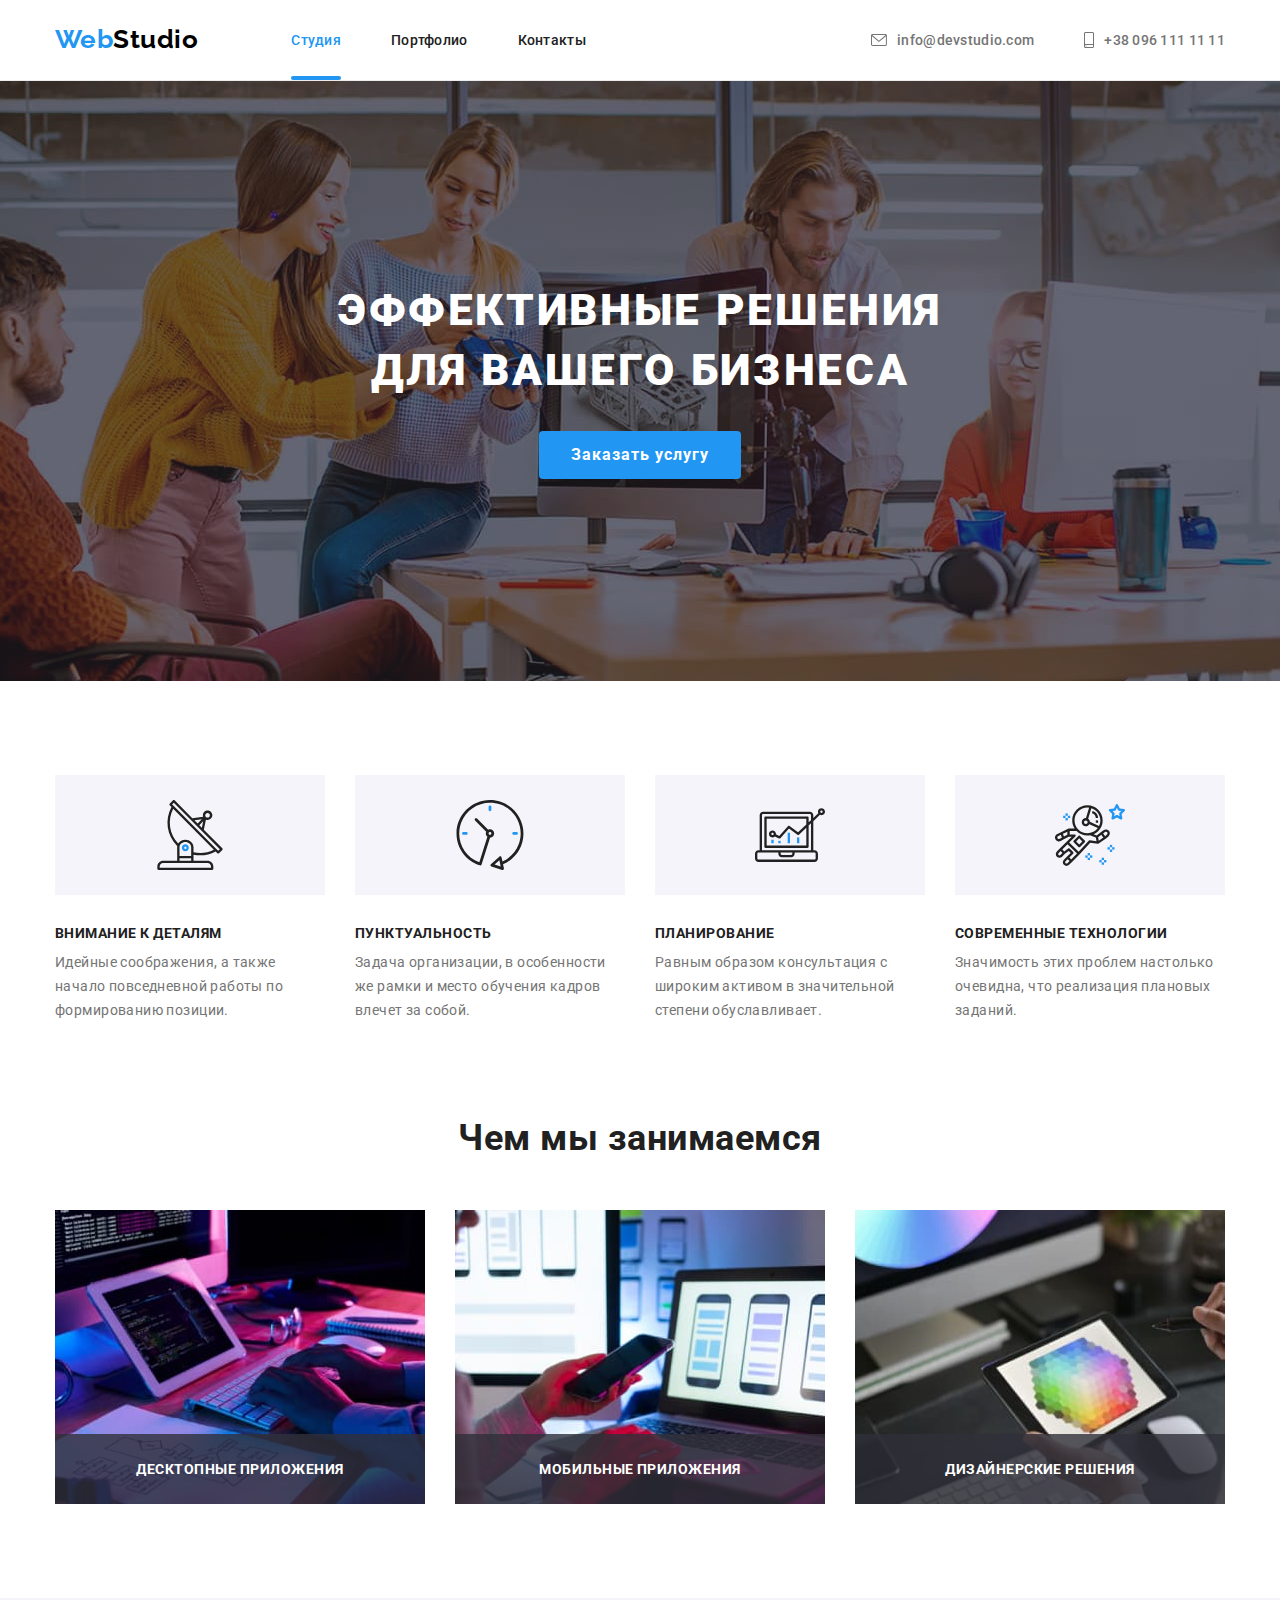
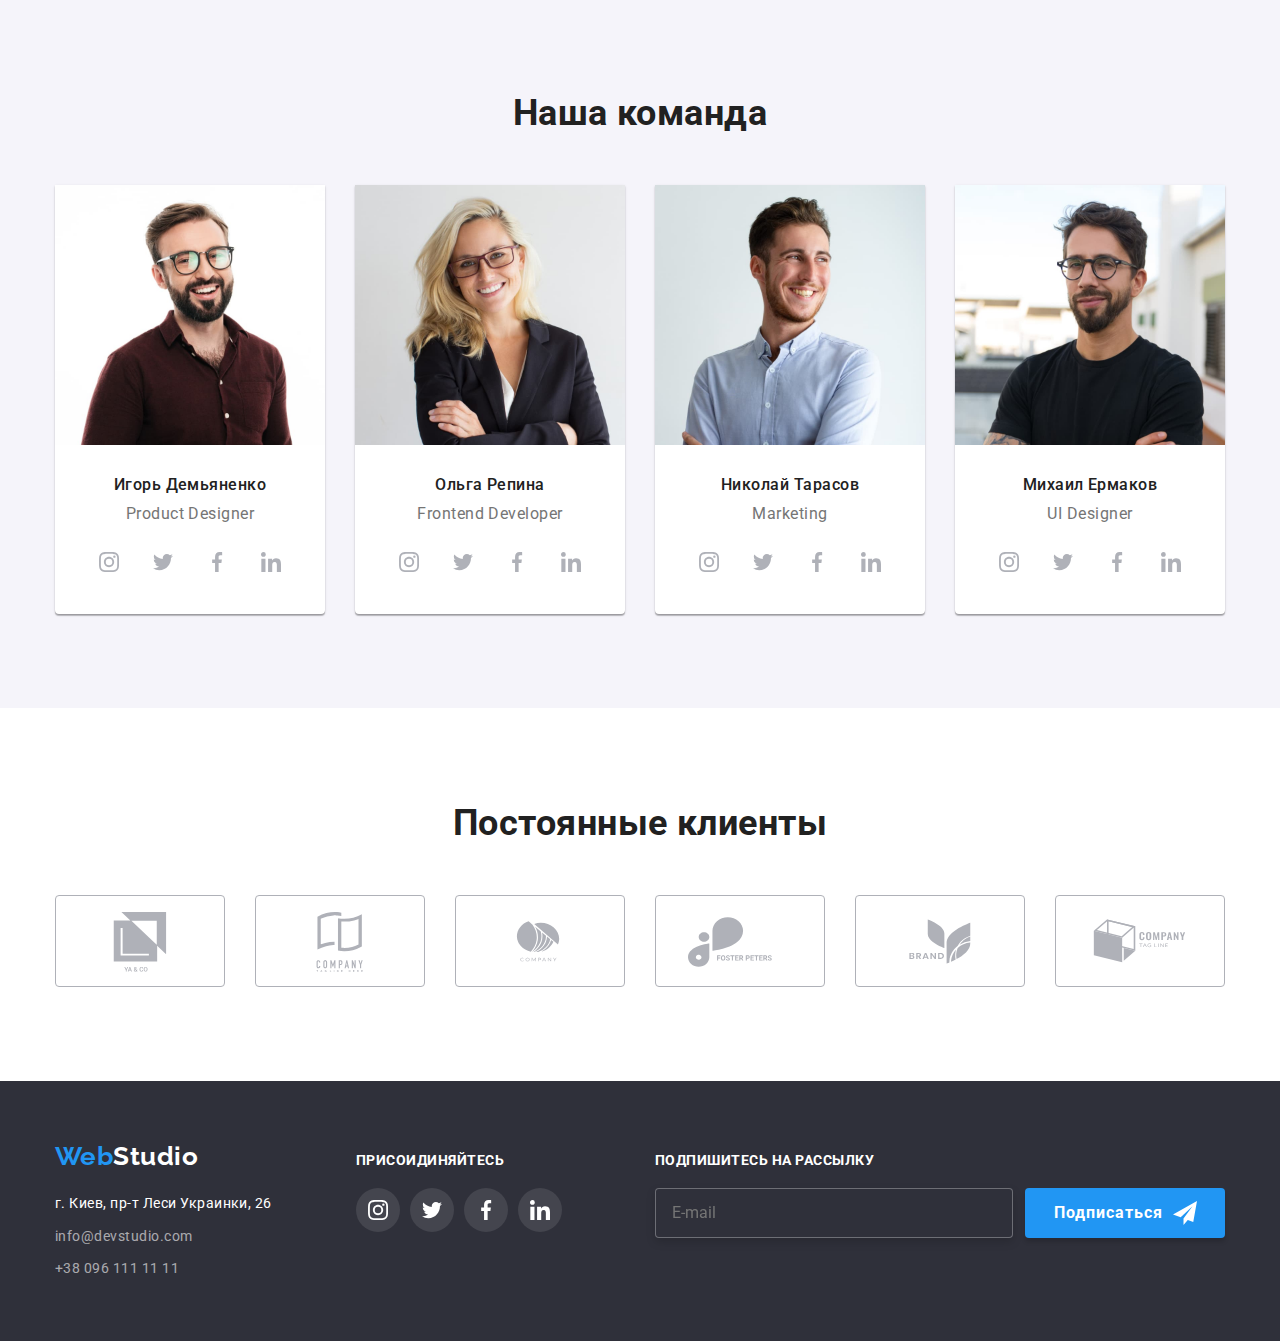
<file: index.html>
<!DOCTYPE html>
<html lang="en">
  <head>
    <meta charset="UTF-8" />
    <meta http-equiv="X-UA-Compatible" content="IE=edge" />
    <meta name="viewport" content="width=device-width, initial-scale=1.0" />
    <title>Devstudio</title>
    <link rel="preconnect" href="https://fonts.googleapis.com" />
    <link rel="preconnect" href="https://fonts.gstatic.com" crossorigin />
    <link
      href="https://fonts.googleapis.com/css2?family=Raleway:wght@700&family=Roboto:wght@400;500;700;900&display=swap"
      rel="stylesheet"
    />
    <link
      rel="stylesheet"
      href="https://cdnjs.cloudflare.com/ajax/libs/modern-normalize/1.1.0/modern-normalize.min.css"
    />
    <link rel="stylesheet" href="./css/style.css" />
  </head>
  <body>
    <!-- HEADER -->
    <header class="header-section">
      <div class="header container">
        <nav class="main-nav">
          <a href="./index.html" class="logo-link"> <span class="accent">Web</span>Studio</a>

          <ul class="site-nav list">
            <li class="item"><a href="./index.html" class="nav link current">Студия</a></li>
            <li class="item"><a href="./portfolio.html" class="nav link">Портфолио</a></li>
            <li class="item"><a href="" class="nav link">Контакты</a></li>
          </ul>
        </nav>
        <ul class="header-contact list">
          <li class="item">
            <a href="mailto:info@devstudio.com" class="contact-link">
              <svg class="header-icon" width="16" height="12">
                <use class="" href="./images/symbol-defs.svg#mail"></use></svg>info@devstudio.com</a>
          </li>
          <li class="item">
            <a href="tel:+380961111111" class="contact-link">
              <svg class="header-icon" width="10" height="16">
                <use class="" href="./images/symbol-defs.svg#icon-smartphone"></use>
              </svg>+38 096 111 11 11</a
            >
          </li>
        </ul>
      </div>
    </header>

    <main>
      <!-- HERO -->
      <section class="hero overlay">
        <div class="container">
          <h1 class="hero-title">Эффективные решения для вашего бизнеса</h1>
          <button data-modal-open type="button" class="hero-button">Заказать услугу</button>
        </div>
      </section>

      <!-- FEATURES -->
      <section class="features section">
        <div class="container">
          <h2 class="visually-hidden">Особености</h2>
          <ul class="features-list list">
            <li class="item icon-antenna">
              <h3 class="features-title">Внимание к деталям</h3>
              <p class="features-description">
                Идейные соображения, а также начало повседневной работы по формированию позиции.
              </p>
            </li>
            <li class="item icon-clock">
              <h3 class="features-title">Пунктуальность</h3>
              <p class="features-description">
                Задача организации, в особенности же рамки и место обучения кадров влечет за собой.
              </p>
            </li>
            <li class="item icon-diagram">
              <h3 class="features-title">Планирование</h3>
              <p class="features-description">
                Равным образом консультация с широким активом в значительной степени обуславливает.
              </p>
            </li>
            <li class="item icon-astronaut">
              <h3 class="features-title">Современные технологии</h3>
              <p class="features-description">
                Значимость этих проблем настолько очевидна, что реализация плановых заданий.
              </p>
            </li>
          </ul>
        </div>
      </section>

      <!-- OUR WORK -->
      <section class="section">
        <div class="our-work container">
          <h2 class="our-work-title">Чем мы занимаемся</h2>
          <ul class="our-work-examples list">
            <li class="item">
              <img src="./images/box1.jpg" alt="печатает на клавиатуре" width="370" height="294" />
              <h3>Десктопные приложения</h3>
            </li>
            <li class="item">
              <img src="./images/box2.jpg" alt="Телефон в руках" width="370" height="294" />
              <h3>Мобильные приложения</h3>
            </li>
            <li class="item">
              <img src="./images/box3.jpg" alt="Палитра на планшете" width="370" height="294" />
              <h3>Дизайнерские решения</h3>
            </li>
          </ul>
        </div>
      </section>

      <!-- OUR TEAM -->
      <section class="section our-team">
        <div class="container">
          <h2 class="our-team-title">Наша команда</h2>
          <ul class="our-team-list list">
            <li class="item">
              <img
                src="./images/igor-demianenko.jpg"
                alt="Игорь Демьяненко"
                width="270"
                height="260"
              />
              <div class="our-team-name-position">
                <h3 class="our-team-name">Игорь Демьяненко</h3>
                <p class="our-team-position">Product Designer</p>
                <ul class="social-links list">
                  <li>
                    <a href="#">
                      <svg width="20" height="20" class="social-link">
                        <use
                          href="./images/symbol-defs.svg#icon-instagram"
                          class="social-link-icon"></use>
                      </svg>
                    </a>
                  </li>
                  <li>
                    <a href="#"
                      ><svg width="20" height="20" class="social-link">
                        <use
                          href="./images/symbol-defs.svg#icon-twitter"
                          class="social-link-icon"
                        ></use></svg></a>
                  </li>
                  <li>
                    <a href="#"
                      ><svg width="20" height="20" class="social-link">
                        <use
                          href="./images/symbol-defs.svg#icon-facebook"
                          class="social-link-icon"
                        ></use></svg></a>
                  </li>
                  <li>
                    <a href="#"
                      ><svg width="20" height="20" class="social-link">
                        <use
                          href="./images/symbol-defs.svg#icon-linkedin"
                          class="social-link-icon"
                        ></use></svg></a>
                  </li>
                </ul>
              </div>
            </li>
            <li class="item">
              <img src="./images/olga-repina.jpg" alt="Ольга Репина" width="270" height="260" />
              <div class="our-team-name-position">
                <h3 class="our-team-name">Ольга Репина</h3>
                <p class="our-team-position">Frontend Developer</p>
                <ul class="social-links list">
                  <li>
                    <a href="#">
                      <svg width="20" height="20" class="social-link">
                        <use
                          href="./images/symbol-defs.svg#icon-instagram"
                          class="social-link-icon"
                        ></use>
                      </svg>
                    </a>
                  </li>
                  <li>
                    <a href="#"
                      ><svg width="20" height="20" class="social-link">
                        <use
                          href="./images/symbol-defs.svg#icon-twitter"
                          class="social-link-icon"
                        ></use></svg></a>
                  </li>
                  <li>
                    <a href="#"
                      ><svg width="20" height="20" class="social-link">
                        <use
                          href="./images/symbol-defs.svg#icon-facebook"
                          class="social-link-icon"
                        ></use></svg></a>
                  </li>
                  <li>
                    <a href="#"
                      ><svg width="20" height="20" class="social-link">
                        <use
                          href="./images/symbol-defs.svg#icon-linkedin"
                          class="social-link-icon"
                        ></use></svg></a>
                  </li>
                </ul>
              </div>
            </li>
            <li class="item">
              <img
                src="./images/nikolay-tarasov.jpg"
                alt="Николай Тарасов"
                width="270"
                height="260"
              />
              <div class="our-team-name-position">
                <h3 class="our-team-name">Николай Тарасов</h3>
                <p class="our-team-position">Marketing</p>
                <ul class="social-links list">
                  <li>
                    <a href="#">
                      <svg width="20" height="20" class="social-link">
                        <use
                          href="./images/symbol-defs.svg#icon-instagram"
                          class="social-link-icon"
                        ></use>
                      </svg>
                    </a>
                  </li>
                  <li>
                    <a href="#"
                      ><svg width="20" height="20" class="social-link">
                        <use
                          href="./images/symbol-defs.svg#icon-twitter"
                          class="social-link-icon"
                        ></use></svg></a>
                  </li>
                  <li>
                    <a href="#"
                      ><svg width="20" height="20" class="social-link">
                        <use
                          href="./images/symbol-defs.svg#icon-facebook"
                          class="social-link-icon"
                        ></use></svg></a>
                  </li>
                  <li>
                    <a href="#"
                      ><svg width="20" height="20" class="social-link">
                        <use
                          href="./images/symbol-defs.svg#icon-linkedin"
                          class="social-link-icon"
                        ></use></svg></a>
                  </li>
                </ul>
              </div>
            </li>
            <li class="item">
              <img
                src="./images/mihail-ermakov.jpg"
                alt="Михаил Ермаков"
                width="270"
                height="260"
              />
              <div class="our-team-name-position">
                <h3 class="our-team-name">Михаил Ермаков</h3>
                <p class="our-team-position">UI Designer</p>
                <ul class="social-links list">
                  <li>
                    <a href="#">
                      <svg width="20" height="20" class="social-link">
                        <use
                          href="./images/symbol-defs.svg#icon-instagram"
                          class="social-link-icon"
                        ></use>
                      </svg>
                    </a>
                  </li>
                  <li>
                    <a href="#"
                      ><svg width="20" height="20" class="social-link">
                        <use
                          href="./images/symbol-defs.svg#icon-twitter"
                          class="social-link-icon"
                        ></use></svg></a>
                  </li>
                  <li>
                    <a href="#"
                      ><svg width="20" height="20" class="social-link">
                        <use
                          href="./images/symbol-defs.svg#icon-facebook"
                          class="social-link-icon"
                        ></use></svg></a>
                  </li>
                  <li>
                    <a href="#"
                      ><svg width="20" height="20" class="social-link">
                        <use
                          href="./images/symbol-defs.svg#icon-linkedin"
                          class="social-link-icon"
                        ></use></svg></a>
                  </li>
                </ul>
              </div>
            </li>
          </ul>
        </div>
      </section>

      <!-- REGULAR CLIENTS -->
      <section class="section regular-clients">
        <div class="container">
          <h2 class="regular-client-title">Постоянные клиенты</h2>
          <ul class="regular-clients-list list">
            <li>
              <a href="https://www.youtube.com/watch?v=8nXqcugV2Y4&t=737s" class="">
                <svg width="106" height="60" class="client">
                  <use href="./images/symbol-defs.svg#icon-client1" class=""></use></svg ></a>
            </li>
            <li>
              <a href=""><svg width="106" height="60" class="client">
                  <use href="./images/symbol-defs.svg#icon-client2" class=""></use></svg></a>
            </li>
            <li>
              <a href=""><svg width="106" height="60" class="client">
                  <use href="./images/symbol-defs.svg#icon-client3" class=""></use></svg></a>
            </li>
            <li>
              <a href=""><svg width="106" height="60" class="client">
                  <use href="./images/symbol-defs.svg#icon-client4" class=""></use></svg></a>
            </li>
            <li>
              <a href=""
                ><svg width="106" height="60" class="client">
                  <use href="./images/symbol-defs.svg#icon-client5" class=""></use></svg></a>
            </li>
            <li>
              <a href=""
                ><svg width="106" height="60" class="client">
                  <use href="./images/symbol-defs.svg#icon-client6" class=""></use></svg></a>
            </li>
          </ul>
        </div>
      </section>

      <!-- FOOTER -->
      <footer class="footer">
        <div class="footer-container container">
          <div class="footer-container1">
            <a href="./index.html" class="footer-logo-link">
              <span class="accent">Web</span>Studio</a>
      
            <address>
              <ul class="address list">
                <li class="item">
                  <a href="https://goo.gl/maps/SLsEW97HyVEE2NXi6" class="adress-google-map" target="_blank"
                    rel="noreferrer nofollow noopener">г. Киев, пр-т Леси Украинки, 26</a>
                </li>
                <li class="item">
                  <a href="mailto:info@devstudio.com" class="address-contact">info@devstudio.com</a>
                </li>
                <li class="item">
                  <a href="tel:+380961111111" class="address-contact">+38 096 111 11 11</a>
                </li>
              </ul>
            </address>
          </div>
          <div class="join">
            <h3 class="join-title">Присоидиняйтесь</h3>
            <ul class="join-social-links list">
              <li>
                <a href="#">
                  <svg width="20" height="20" class="">
                    <use href="./images/symbol-defs.svg#icon-instagram" class=""></use>
                  </svg>
                </a>
              </li>
              <li>
                <a href="#"><svg width="20" height="20" class="">
                    <use href="./images/symbol-defs.svg#icon-twitter" class=""></use>
                  </svg></a>
              </li>
              <li>
                <a href="#">
                  <svg width="20" height="20" class="">
                    <use href="./images/symbol-defs.svg#icon-facebook" class=""></use>
                  </svg></a>
              </li>
              <li>
                <a href="#"><svg width="20" height="20" class="">
                    <use href="./images/symbol-defs.svg#icon-linkedin" class=""></use>
                  </svg></a>
              </li>
            </ul>
          </div>
          <div class="subscribe-container">
            <h3 class="subscribe-title">Подпишитесь на рассылку</h3>
            <form action="">
              <label for="mail"></label>
              <input type="email" name="email" id="email" placeholder="E-mail" class="subscribe-email-input" />
              <button type="submit" class="button-send">Подписаться<svg width="24" height="24" class="">
                  <use href="./images/symbol-defs.svg#icon-send" class=""></use>
                </svg></button>
            </form>
          </div>
        </div>
      </footer>

        <!-- BACKDROP+MODAL -->
        <div class="backdrop is-hidden" data-modal>
          <div class="modal">
              <button data-modal-close class="modal-close">
              <svg width="11" height="11" class="">
              <use href="./images/symbol-defs.svg#icon-vector" class=""></use>
              </svg></button>
              <h3 class="modal-title">Оставьте свои данные, мы вам перезвоним</h3>
              <form class="form">
                    <label class="form-lable">
                    <span class="form-title">Имя</span>
                    <input type="text" name="name" placeholder="" class="form-input" />
                    <svg class="form-icon" width="18" height="18">
                    <use href="./images/symbol-defs.svg#icon-person-black"></use>
                    </svg>
                    </label>
                    
              
                    <label class="form-lable">
                    <span class="form-title">Телефон</span>
                    <input type="tel" name="tel" class="form-input"/>
                    <svg class="form-icon" width="18" height="18">
                      <use href="./images/symbol-defs.svg#icon-phone-black"></use>
                    </svg>
                    </label>
                    
                  
                  
                    <label class="form-lable">
                    <span class="form-title">Почта</span>
                    <input type="email" name="mail" class="form-input"/>
                    <svg class="form-icon" width="18" height="18">
                      <use href="./images/symbol-defs.svg#icon-email-black"></use>
                    </svg>
                    </label>
                    

                  
                  <label class="form-lable">
                    <span class="form-title">Комментарий</span>
                    <textarea class="comment-area form-input" name="comment" placeholder="Введите текст">
                    </textarea>
                  </label>
                  
                  <label class="field">
                  <input type="checkbox" name="checkbox" class="checkbox" />
                  <span class="check-icon"></span>
                  Соглашаюсь с рассылкой и принимаю<a href="" class="agreement-conditions">Условия договора</a>
                  </label>
                
                  <button type="submit" class="send">Отправить</button>
                
              </form>
          </div>
        </div>
    </main>
    <script src="./js/modal.js"></script>
  </body>
</html>
</file>
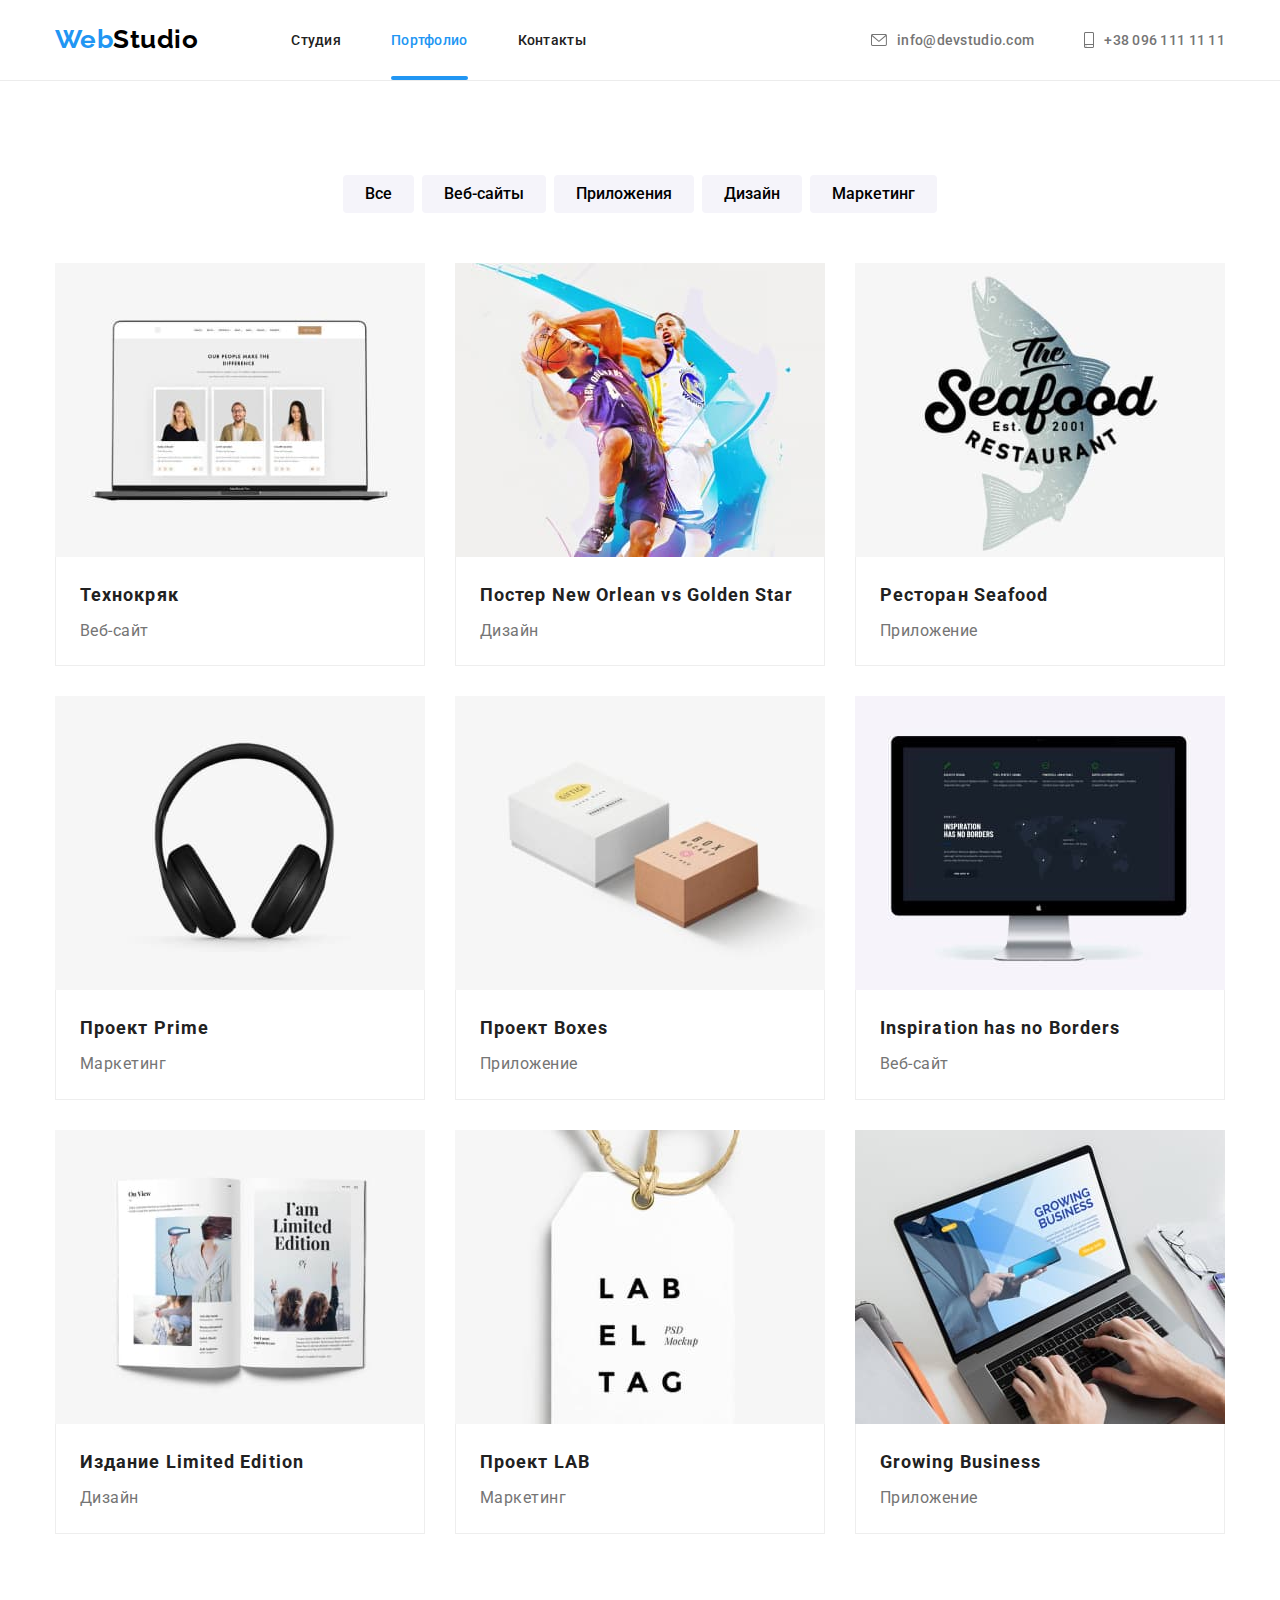
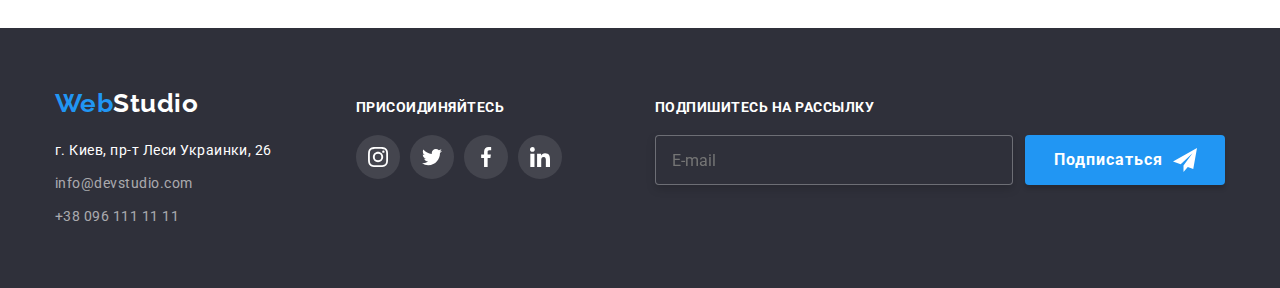
<file: portfolio.html>
<!DOCTYPE html>
<html lang="en">
  <head>
    <meta charset="UTF-8" />
    <meta http-equiv="X-UA-Compatible" content="IE=edge" />
    <meta name="viewport" content="width=device-width, initial-scale=1.0" />
    <title>Portfolio</title>
    <link rel="preconnect" href="https://fonts.googleapis.com" />
    <link rel="preconnect" href="https://fonts.gstatic.com" crossorigin />
    <link
      href="https://fonts.googleapis.com/css2?family=Raleway:wght@700&family=Roboto:wght@400;500;700;900&display=swap"
      rel="stylesheet"
    />
    <link
      rel="stylesheet"
      href="https://cdnjs.cloudflare.com/ajax/libs/modern-normalize/1.1.0/modern-normalize.min.css"
    />
    <link rel="stylesheet" href="./css/style.css" />
  </head>
  <body>
    <!-- Шапка сайта -->
    <header class="header-section">
      <div class="header container">
        <nav class="main-nav">
          <a href="./index.html" class="logo-link"> <span class="accent">Web</span>Studio</a>

          <ul class="site-nav list">
            <li class="item"><a href="./index.html" class="nav link">Студия</a></li>
            <li class="item"><a href="./portfolio.html" class="nav link current">Портфолио</a></li>
            <li class="item"><a href="" class="nav link">Контакты</a></li>
          </ul>
        </nav>
        <ul class="header-contact list">
          <li class="item">
            <a href="mailto:info@devstudio.com" class="contact-link">
              <svg class="header-icon" width="16" height="12">
                <use class="" href="./images/symbol-defs.svg#mail"></use>
              </svg>info@devstudio.com</a>
          </li>
          <li class="item">
            <a href="tel:+380961111111" class="contact-link">
              <svg class="header-icon" width="10" height="16">
                <use class="" href="./images/symbol-defs.svg#icon-smartphone"></use>
              </svg>+38 096 111 11 11</a>
          </li>
        </ul>
      </div>
    </header>

    <main>
      <h1 class="visually-hidden">Портфолио</h1>

      <section class="potrtfolio section container">
        <!-- Фильтры -->
        <ul class="filtr list">
          <li class="item"><button type="button" class="filtr-button">Все</button></li>
          <li class="item"><button type="button" class="filtr-button">Веб-сайты</button></li>
          <li class="item"><button type="button" class="filtr-button">Приложения</button></li>
          <li class="item"><button type="button" class="filtr-button">Дизайн</button></li>
          <li class="item"><button type="button" class="filtr-button">Маркетинг</button></li>
        </ul>

        <!-- Проекты -->
        <ul class="projects list">
          <li>
            <a href="" class="project-link">
              <div class="project-picture">
                <img src="./images/portfolio/technokryak.jpg" alt="laptop with people in monitor" width="370" height="294" />
                <p class="project-overlay">Ресурс предлагает комплексные предложения с разным уровнем функционала и сервисов. Все
                  это
                  позволит посетителю получить
                  исчерпывающие сведения о компании или частном лице.</p>
              </div>
            
              <div class="project-card">
                <h2 class="project-title">Технокряк</h2>
                <p class="project-description">Веб-сайт</p>
              </div>
            </a>
          </li>

          <li><a href="" class="project-link">
            <div class="project-picture">
            <img src="./images/portfolio/poster-new-orlean-vs-golden-star.jpg" alt="basketball" width="370" height="294" />
              <p class="project-overlay">Ресурс предлагает комплексные предложения с разным уровнем функционала и сервисов. Все это
                позволит посетителю получить
                исчерпывающие сведения о компании или частном лице.</p>
            </div>

            <div class="project-card">
              <h2 class="project-title">Постер New Orlean vs Golden Star</h2>
              <p class="project-description">Дизайн</p>
            </div>
            </a>
          </li>

          <li><a href="" class="project-link">
            <div class="project-picture">
            <img src="./images/portfolio/restaurant-seafood.jpg" alt="fish" width="370" height="294" />
              <p class="project-overlay">Ресурс предлагает комплексные предложения с разным уровнем функционала и сервисов. Все это
                позволит посетителю получить
                исчерпывающие сведения о компании или частном лице.</p>
            </div>

            <div class="project-card">
              <h2 class="project-title">Ресторан Seafood</h2>
              <p class="project-description">Приложение</p>
            </div>
            </a>
          </li>

          <li><a href="" class="project-link">
            <div class="project-picture">
            <img src="./images/portfolio/project-prime.jpg" alt="headphones" width="370" height="294" />
            <p class="project-overlay">Ресурс предлагает комплексные предложения с разным уровнем функционала и сервисов. Все это
            позволит посетителю получить
            исчерпывающие сведения о компании или частном лице.</p>
            </div>

            <div class="project-card">
              <h2 class="project-title">Проект Prime</h2>
              <p class="project-description">Маркетинг</p>
            </div>
            </a>
          </li>

          <li><a href="" class="project-link">
            <div class="project-picture">
            <img src="./images/portfolio/project-boxes.jpg" alt="boxes" width="370" height="294" />
            <p class="project-overlay">Ресурс предлагает комплексные предложения с разным уровнем функционала и сервисов. Все это
            позволит посетителю получить
            исчерпывающие сведения о компании или частном лице.</p>
            </div>
            
            <div class="project-card">
              <h2 class="project-title">Проект Boxes</h2>
              <p class="project-description">Приложение</p>
            </div>
            </a>
          </li>

          <li><a href="" class="project-link">
            <div class="project-picture">
            <img src="./images/portfolio/inspiration-has-no-borders.jpg" alt="dekstop monitor" width="370" height="294" />
            <p class="project-overlay">Ресурс предлагает комплексные предложения с разным уровнем функционала и сервисов. Все это
            позволит посетителю получить
            исчерпывающие сведения о компании или частном лице.</p>
            </div>

            <div class="project-card">
              <h2 class="project-title">Inspiration has no Borders</h2>
              <p class="project-description">Веб-сайт</p>
            </div>
            </a>
          </li>

          <li><a href="" class="project-link">
          <div class="project-picture">
          <img src="./images/portfolio/publication-limited-edition.jpg" alt="magazine" width="370" height="294" />
            <p class="project-overlay">Ресурс предлагает комплексные предложения с разным уровнем функционала и сервисов. Все это
              позволит посетителю получить
              исчерпывающие сведения о компании или частном лице.</p>
          </div>

            <div class="project-card">
              <h2 class="project-title">Издание Limited Edition</h2>
              <p class="project-description">Дизайн</p>
            </div>
            </a>
          </li>

          <li><a href="" class="project-link">
            <div class="project-picture">
            <img src="./images/portfolio/project-lab.jpg" alt="label tag" width="370" height="294" />
            <p class="project-overlay">Ресурс предлагает комплексные предложения с разным уровнем функционала и сервисов. Все это
            позволит посетителю получить
            исчерпывающие сведения о компании или частном лице.</p>
            </div>

            <div class="project-card">
              <h2 class="project-title">Проект LAB</h2>
              <p class="project-description">Маркетинг</p>
            </div>
            </a>
          </li>

          <li><a href="" class="project-link">
          <div class="project-picture">
            <img src="./images/portfolio/growing-business.jpg" alt="laptop" width="370" height="294" />
            <p class="project-overlay">Ресурс предлагает комплексные предложения с разным уровнем функционала и сервисов. Все это
            позволит посетителю получить
            исчерпывающие сведения о компании или частном лице.</p>
          </div>

            <div class="project-card">
              <h2 class="project-title">Growing Business</h2>
              <p class="project-description">Приложение</p>
            </div>
            </a>
          </li>
        </ul>
      </section>
    </main>

    <!-- Подвал -->
      <footer class="footer">
        <div class="footer-container container">
          <div class="footer-container1">
            <a href="./index.html" class="footer-logo-link">
              <span class="accent">Web</span>Studio</a>
      
            <address>
              <ul class="address list">
                <li class="item">
                  <a href="https://goo.gl/maps/SLsEW97HyVEE2NXi6" class="adress-google-map" target="_blank"
                    rel="noreferrer nofollow noopener">г. Киев, пр-т Леси Украинки, 26</a>
                </li>
                <li class="item">
                  <a href="mailto:info@devstudio.com" class="address-contact">info@devstudio.com</a>
                </li>
                <li class="item">
                  <a href="tel:+380961111111" class="address-contact">+38 096 111 11 11</a>
                </li>
              </ul>
            </address>
          </div>
          <div class="join">
            <h3 class="join-title">Присоидиняйтесь</h3>
            <ul class="join-social-links list">
              <li>
                <a href="#">
                  <svg width="20" height="20" class="">
                    <use href="./images/symbol-defs.svg#icon-instagram" class=""></use>
                  </svg>
                </a>
              </li>
              <li>
                <a href="#"><svg width="20" height="20" class="">
                    <use href="./images/symbol-defs.svg#icon-twitter" class=""></use>
                  </svg></a>
              </li>
              <li>
                <a href="#">
                  <svg width="20" height="20" class="">
                    <use href="./images/symbol-defs.svg#icon-facebook" class=""></use>
                  </svg></a>
              </li>
              <li>
                <a href="#"><svg width="20" height="20" class="">
                    <use href="./images/symbol-defs.svg#icon-linkedin" class=""></use>
                  </svg></a>
              </li>
            </ul>
          </div>
          <div class="subscribe-container">
            <h3 class="subscribe-title">Подпишитесь на рассылку</h3>
            <form action="">
              <label for="mail"></label>
              <input type="email" name="email" id="email" placeholder="E-mail" class="subscribe-email-input" />
              <button type="submit" class="button-send">Подписаться<svg width="24" height="24" class="">
                  <use href="./images/symbol-defs.svg#icon-send" class=""></use>
                </svg></button>
            </form>
          </div>
        </div>
      </footer>
  </body>
</html>
</file>
<file: css/style.css>
/* Переменные*/

:root {
  --accent-color: #2196f3;
  --primary-white-color: #ffffff;
  --title-text-color: #212121;
  --text-color: #757575;
  --icon-grey: #afb1b8;
}

body {
  background-color: var(--primary-white-color);

  color: #212121;
  font-family: Roboto, sans-serif;
  font-style: normal;
  letter-spacing: 0.03em;
}
a {
  text-decoration: none;
}

.list {
  list-style: none;
}

button {
  font-family: 'Roboto';
}

h1,
h2,
h3,
ul,
p {
  margin: 0;
  padding: 0;
}

img {
  display: block;
}

.section {
  padding-bottom: 94px;
}

.container {
  width: 1200px;
  padding-left: 15px;
  padding-right: 15px;
  margin-left: auto;
  margin-right: auto;
}

.visually-hidden {
  position: absolute;
  width: 1px;
  height: 1px;
  margin: -1px;
  border: 0;
  padding: 0;

  white-space: nowrap;
  clip-path: inset(100%);
  clip: rect(0 0 0 0);
  overflow: hidden;
}

/* Шапка сайта*/

.header {
  display: flex;
  align-items: center;
}

.header-section {
  border-bottom: 1px solid #ececec;
}

.main-nav {
  display: flex;
  justify-content: start;
  align-items: center;
}

.logo-link {
  color: #000000;

  font-family: 'Raleway';
  font-weight: 700;
  font-size: 26px;
  line-height: 1.2;
}

.accent {
  color: var(--accent-color);
}

.site-nav {
  display: flex;
  margin-left: 93px;
}

.site-nav li a {
  position: relative;
  padding-top: 32px;
  padding-bottom: 32px;
}

.site-nav .item + .item {
  margin-left: 50px;
}
.site-nav a {
  display: block;
}

.site-nav .link,
.contact-link {
  transition: color 250ms cubic-bezier(0.4, 0, 0.2, 1);
}

.site-nav .link:hover,
.site-nav .link:focus,
.contact-link:hover,
.contact-link:focus {
  color: var(--accent-color);
  fill: var(--accent-color);
  cursor: pointer;
}

.nav {
  color: var(--title-text-color);
  font-weight: 500;
  font-size: 14px;
  line-height: 16px;
  letter-spacing: 0.02em;
}

.current {
  color: var(--accent-color);
}

.current::after {
  position: absolute;
  bottom: 0;
  display: block;

  content: '';
  width: 100%;
  height: 4px;
  background-color: var(--accent-color);
  border-radius: 2px;
}

.header-contact {
  display: flex;
  justify-content: flex-end;
  margin-left: auto;
}

.header-contact .item + .item {
  margin-left: 50px;
}

.contact-link {
  display: flex;
  align-items: center;
  color: var(--text-color);
  font-weight: 500;
  font-size: 14px;
  line-height: 1.15;
  letter-spacing: 0.02em;
}

.header-icon {
  fill: currentColor;
  margin-right: 10px;
}

/*HERO*/

.overlay {
  max-width: 1600px;
  min-height: 600px;
  margin: 0 auto;
  background-color: #c4c4c4;
  background-image: linear-gradient(to right, rgba(47, 48, 58, 0.4), rgba(47, 48, 58, 0.4)),
    url(../images/hero-foto.jpg);
  background-position: center;
  background-size: cover;
}

.hero {
  padding-top: 200px;
  padding-bottom: 200px;
}

.hero-title {
  color: var(--primary-white-color);

  font-weight: 900;
  font-size: 44px;
  line-height: 1.36;
  text-align: center;
  letter-spacing: 0.06em;
  text-transform: uppercase;

  width: 696px;
  margin-left: auto;
  margin-right: auto;
}

.hero-button {
  color: var(--primary-white-color);
  background-color: var(--accent-color);

  font-weight: 700;
  font-size: 16px;
  line-height: 1.8;
  display: flex;
  align-items: center;
  text-align: center;
  letter-spacing: 0.06em;

  padding: 10px 32px;
  margin-left: auto;
  margin-right: auto;
  margin-top: 30px;
  border-radius: 4px;
  border: none;

  transition: background-color 250ms cubic-bezier(0.4, 0, 0.2, 1);
}

.hero-button:hover,
.hero-button:focus {
  background-color: #188ce8;
}

/*Особенности*/

.features {
  padding-top: 94px;
}

.features-list {
  display: flex;
}

.features-list .item::before {
  content: '';
  display: block;
  height: 120px;
  margin-bottom: 30px;
  background-repeat: no-repeat;
  background-position: center;
  background-color: #f5f4fa;
}

.icon-antenna::before {
  background-image: url(../images/css-images/antenna\ 1.svg);
}

.icon-clock::before {
  background-image: url(../images/css-images/clock\ 1.svg);
}

.icon-diagram::before {
  background-image: url(../images/css-images/diagram\ 1.svg);
}

.icon-astronaut::before {
  background-image: url(../images/css-images/astronaut\ 1.svg);
}

.features li h3 {
  margin-bottom: 10px;
}

.features li {
  width: 270px;
}

.features-list .item + .item {
  margin-left: 30px;
}

.features-main-title,
.our-work-title {
  font-weight: 700;
  font-size: 36px;
  line-height: 1.2;
  text-align: center;
}

.features-title {
  font-weight: 700;
  font-size: 14px;
  line-height: 1.15;
  text-transform: uppercase;
}

.features-description {
  font-size: 14px;
  line-height: 1.71;
  color: var(--text-color);
  letter-spacing: 0.03em;
}

/*Чем мы занимаемся*/

.our-work-title {
  margin-bottom: 50px;
}

.our-work-examples {
  display: flex;
}

.our-work-examples .item + .item {
  margin-left: 30px;
}

.our-work-examples .item {
  position: relative;
}

.our-work-examples li h3 {
  position: absolute;
  bottom: 0;

  display: flex;
  justify-content: center;
  align-items: center;

  width: 100%;
  height: 70px;
  background: rgba(47, 48, 58, 0.8);

  font-weight: 700;
  font-size: 14px;
  line-height: 1.15;
  text-transform: uppercase;

  color: var(--primary-white-color);
}

/*Наша команда*/

.our-team-title {
  font-weight: 700;
  font-size: 36px;
  line-height: 1.2;
  text-align: center;

  margin-bottom: 50px;
}

.our-team-list {
  display: flex;
}

.our-team-list .item + .item {
  margin-left: 30px;
}

.our-team {
  background-color: #f5f4fa;
  padding-top: 94px;
}

.our-team-list > li {
  background-color: var(--primary-white-color);
  box-shadow: 0px 1px 3px rgba(0, 0, 0, 0.12), 0px 1px 1px rgba(0, 0, 0, 0.14),
    0px 2px 1px rgba(0, 0, 0, 0.2);
  border-radius: 0px 0px 4px 4px;
}

.our-team-name-position {
  padding-top: 30px;
  padding-bottom: 30px;
}

.our-team-name {
  margin-bottom: 10px;

  text-align: center;
  font-weight: 500;
  font-size: 16px;
  line-height: 1.2;
}

.our-team-position {
  text-align: center;

  font-size: 16px;
  line-height: 1.2;
  color: var(--text-color);
}

.social-links li a {
  display: inline-block;
  padding: 12px;
  fill: var(--icon-grey);
  width: 44px;
  height: 44px;
  border-radius: 50%;

  transition: fill 250ms cubic-bezier(0.4, 0, 0.2, 1);
  transition: background-color 250ms cubic-bezier(0.4, 0, 0.2, 1);
}

.social-links {
  display: flex;
  width: 206px;
  margin-top: 16px;
  margin-left: auto;
  margin-right: auto;
  justify-content: space-between;
}

.social-links li a:hover,
.social-links li a:focus {
  fill: var(--primary-white-color);
  border-radius: 50%;
  background-color: #2196f3;
}

/*REGULAR CLIENTS*/

.regular-clients {
  padding-top: 94px;
}

.regular-client-title {
  font-weight: 700;
  font-size: 36px;
  line-height: 1.2;
  text-align: center;

  margin-bottom: 50px;
}

.regular-clients-list {
  display: flex;
  justify-content: space-between;
}

.regular-clients-list li a {
  display: flex;
  width: 170px;
  height: 92px;
  border: 1px solid var(--icon-grey);
  fill: var(--icon-grey);
  box-sizing: border-box;
  border-radius: 4px;

  transition: fill 250ms cubic-bezier(0.4, 0, 0.2, 1);
  transition: border 250ms cubic-bezier(0.4, 0, 0.2, 1);
}

.regular-clients-list li a:hover,
.regular-clients-list li a:focus {
  border: 1px solid var(--accent-color);
  fill: var(--accent-color);
}

.client {
  display: inline-block;
  margin: 16px 32px;
}

/*PORTFOLIO*/

.potrtfolio {
  padding-top: 94px;
}

.filtr {
  display: flex;
  justify-content: center;
  margin-bottom: 50px;
}

.filtr .item + .item {
  margin-left: 8px;
}

.filtr-button {
  font-weight: 500;
  font-size: 16px;
  line-height: 1.6;
  text-align: center;
  border-radius: 4px;
  border-style: none;
  padding: 6px 22px;
  background-color: #f5f4fa;

  transition: box-shadow 250ms cubic-bezier(0.4, 0, 0.2, 1),
    color 250ms cubic-bezier(0.4, 0, 0.2, 1),
     background-color 250ms cubic-bezier(0.4, 0, 0.2, 1);
}

.filtr-button:hover,
.filtr-button:focus {
  color: var(--primary-white-color);
  background-color: var(--accent-color);
  cursor: pointer;
  box-shadow: 0px 3px 1px rgba(0, 0, 0, 0.1), 0px 1px 2px rgba(0, 0, 0, 0.08),
    0px 2px 2px rgba(0, 0, 0, 0.12);
}

.projects {
  display: flex;
  flex-wrap: wrap;
  margin: -15px;
}

.projects li {
  margin: 15px;
  width: 370px;
  box-sizing: border-box;
}

.project-link {
  display: flex;
  flex-direction: column;
}

.project-link:hover,
.project-link:focus {
  box-shadow: 0px 1px 1px rgba(0, 0, 0, 0.12), 0px 4px 4px rgba(0, 0, 0, 0.06),
    1px 4px 6px rgba(0, 0, 0, 0.16);
  cursor: pointer;
}

.project-card {
  padding: 20px 24px;
  border: 1px solid #eeeeee;
  border-top: none;
}

.project-title {
  color: var(--title-text-color);
  font-weight: 700;
  font-size: 18px;
  line-height: 2;
  letter-spacing: 0.06em;
  text-align: left;

  margin-bottom: 4px;
}

.project-description {
  font-size: 16px;
  line-height: 1.8;
  color: var(--text-color);
}

.project-picture {
  position: relative;
  overflow: hidden;

  display: flex;
}

.project-link:hover .project-overlay {
  transform: translatey(0);
}

.project-overlay {
  position: absolute;

  top: 0;
  right: 0;

  transform: translatey(100%);
  transition: transform 250ms cubic-bezier(0.4, 0, 0.2, 1);

  padding: 63px 24px;
  font-weight: 400;
  font-size: 18px;
  line-height: 1.56;
  letter-spacing: 0.03em;

  color: var(--primary-white-color);
  background: rgba(33, 150, 243, 0.9);
}

/*FOOTER*/

.footer {
  background-color: #2f303a;

  padding-top: 60px;
  padding-bottom: 60px;
}

.footer-logo-link {
  color: var(--primary-white-color);
  font-family: 'Raleway';
  font-weight: 700;
  font-size: 26px;
  line-height: 31px;

  display: inline-block;
  margin-bottom: 20px;
}
.address {
  width: 231px;
}

.adress-google-map {
  color: var(--primary-white-color);
  font-style: normal;
  font-size: 14px;
  line-height: 1.7;
}

.address .item + .item {
  margin-top: 9px;
}

.address li:nth-child(n + 2) {
  width: 140px;
}

.address-contact {
  display: block;
  color: var(--text-color);
  font-style: normal;
  font-size: 14px;
  line-height: 1.7;
  color: rgba(255, 255, 255, 0.6);

  transition: color 250ms cubic-bezier(0.4, 0, 0.2, 1);
}

.address-contact:hover,
.address-contact:focus {
  color: var(--accent-color);
}

.footer-container {
  display: flex;
  align-items: baseline;
}

.join {
  margin-left: 70px;
}

.join-title,
.subscribe-title {
  margin-bottom: 20px;

  color: var(--primary-white-color);

  font-weight: 700;
  font-size: 14px;
  line-height: 1.15;
  text-transform: uppercase;
}

.join-social-links {
  display: flex;
  width: 206px;
  margin-left: auto;
  margin-right: auto;

  justify-content: space-between;
}

.join-social-links li {
  width: 44px;
  height: 44px;
}

.join-social-links li a {
  width: 100%;
  height: 100%;
  display: flex;
  justify-content: center;
  align-items: center;
  border-radius: 50%;
  background: rgba(255, 255, 255, 0.1);
  fill: var(--primary-white-color);

  transition: background-color 250ms cubic-bezier(0.4, 0, 0.2, 1);
}

.join-social-links li a:hover,
.join-social-links li a:focus {
  background-color: #2196f3;
}

.subscribe-container {
  margin-left: 93px;
}

.subscribe-container form {
  display: flex;


}

.subscribe-container form input {
  width: 358px;
  height: 50px;
  border: 1px solid rgba(255, 255, 255, 0.3);
  filter: drop-shadow(0px 4px 4px rgba(0, 0, 0, 0.15));
  border-radius: 4px;
  background-color: #2F303A;
  padding-left: 16px;
  color: var(--primary-white-color);
}

.subscribe-email-input:hover,
.subscribe-email-input:focus {
  border: 1px solid var(--accent-color);
  outline: none;
}



.subscribe-container form button {
  display: flex;
  align-items: center;
  margin-left: 12px;

  width: 200px;
  height: 50px;
  background-color: var(--accent-color);
  box-shadow: 0px 4px 4px rgba(0, 0, 0, 0.15);
  border-radius: 4px;
  border: none;

  font-weight: 700;
  font-size: 16px;
  line-height: 1.88;
  letter-spacing: 0.06em;
  color: var(--primary-white-color);
  text-align: left;
  padding-left: 29px;
}

.button-send:hover,
.button-send:focus {
  background-color: #188ce8;
  ;
}

.subscribe-container form button svg {
  margin-left: 10px;
}


/* BACKDROP+MODAL */

.backdrop {
  position: fixed;
  top: 0;
  left: 0;
  width: 100%;
  height: 100%;

  opacity: 1;
  transition: opacity 1000ms, visibility 1000ms;

  background: rgba(0, 0, 0, 0.2);
}

.is-hidden {
  visibility: hidden;
  opacity: 0;
  pointer-events: none;
}

.backdrop.is-hidden .modal {
  transform: translate(-50%, -50%) scale(1.2);
}

.backdrop .modal {
  position: absolute;

  top: 50%;
  left: 50%;
  transform: translate(-50%, -50%) scale(1);

  transition: transform 250ms;

  width: 528px;
  height: 581px;

  background-color: var(--primary-white-color);
  box-shadow: 0px 1px 3px rgba(0, 0, 0, 0.12), 0px 1px 1px rgba(0, 0, 0, 0.14),
    0px 2px 1px rgba(0, 0, 0, 0.2);
  border-radius: 4px;
}


.modal-close {
  position: absolute;

  transition: fill 250ms cubic-bezier(0.4, 0, 0.2, 1);

  top: 8px;
  right: 8px;

  display: flex;
  justify-content: center;
  align-items: center;
  padding-left: 7px;
  padding-top: 2px;

  width: 30px;
  height: 30px;

  background-color: var(--primary-white-color);
  border: 1px solid rgba(0, 0, 0, 0.1);
  border-radius: 50%;
}

.modal-close:hover,
.modal-close:focus {
  fill: var(--accent-color);


}

.modal-title {
margin-bottom: 12px;
  
}

  /* FORM */

.modal {
  display: flex;
  flex-direction: column;
  align-items: center;
  padding: 40px;
}

.form-lable {
  position: relative;

  display: flex;
  flex-direction: column;

  color: var(--text-color);
}



form .form-lable + .form-lable {
  margin-top: 10px;
}

.form-title {
  display: block;
  margin-bottom: 4px;

  font-family: 'Roboto';
  font-style: normal;
  font-weight: 400;
  font-size: 12px;
  line-height: 14px;

  letter-spacing: 0.01em;
}

.form-input {

  display: flex;
  flex-direction: column;
  width: 448px;
  height: 40px;

  padding-left: 40px;

  border: 1px solid rgba(33, 33, 33, 0.2);
  border-radius: 4px;

  transition: border 250ms cubic-bezier(0.4, 0, 0.2, 1);
  outline: none;
}

.form-icon {
  position: absolute;
  
  top: 30px;
  left: 12px;

  transition: fill 250ms cubic-bezier(0.4, 0, 0.2, 1);
}

.form-input:hover,
.form-input:focus {
  border-color: var(--accent-color);
}

.form-input:hover + .form-icon,
.form-input:focus + .form-icon{
  fill: var(--accent-color);
}

.comment {
  
  width: 448px;

  font-family: 'Roboto';
  font-style: normal;
  font-weight: 400;
  font-size: 12px;
  line-height: 14px;
  letter-spacing: 0.01em;
  color: var(--text-color);
}

.comment-area {
  resize: none;
  padding: 12px 16px;

  height: 120px;

  font-family: 'Roboto';
  font-style: normal;
  font-weight: 400;
  font-size: 12px;
  line-height: 14px;
  letter-spacing: 0.01em;
}

.checkbox {
    position: absolute;
      width: 1px;
      height: 1px;
      margin: -1px;
      border: 0;
      padding: 0;
      clip: rect(0 0 0 0);
      overflow: hidden;
}

.check-icon {
  display: inline-block;

  width: 16px;
  height: 15px;
  margin-right: 8px;

  border: 2px solid #2a2a2a;
  border-radius: 2px;

  transition: background-color 250ms cubic-bezier(0.4, 0, 0.2, 1);

}

.checkbox:checked + .check-icon {
  border-color: transparent;
  background-color: var(--accent-color);
  background-image: url(../images/Vector1.svg);
  background-position: center;
  background-repeat: no-repeat;
  background-size: contain;
  background-origin: border-box;
}

.field {


  display: flex;
  justify-content: center;
  align-items: center;

  height: 24px;
  
  margin-top: 20px;
  margin-bottom: 30px;
  margin-left: auto;
  margin-right: auto;

  display: flex;
  flex-direction: row;
  align-items: center;

  font-family: 'Roboto';
  font-style: normal;
  font-weight: 400;
  font-size: 14px;
  line-height: 1.71;
  letter-spacing: 0.03em;

  color: var(--text-color)
}

.agreement-conditions {
  margin-left: 3px;
  color: var(--accent-color);
  text-decoration: underline;
}


.send {

  display: flex;
  justify-content: center;
  align-items: center;

  margin-left: auto;
  margin-right: auto;

  padding: 0;
  border: none;

  width: 200px;
  height: 50px;

  color: var(--primary-white-color);
  background: #2196F3;
  box-shadow: 0px 4px 4px rgba(0, 0, 0, 0.15);
  border-radius: 4px;

  font-family: 'Roboto';
  font-style: normal;
  font-weight: 700;
  font-size: 16px;
  line-height: 1.88;
  letter-spacing: 0.06em;

  cursor: pointer;

}

.send:hover,
.send:focus {
  background: #188CE8;
}
</file>
